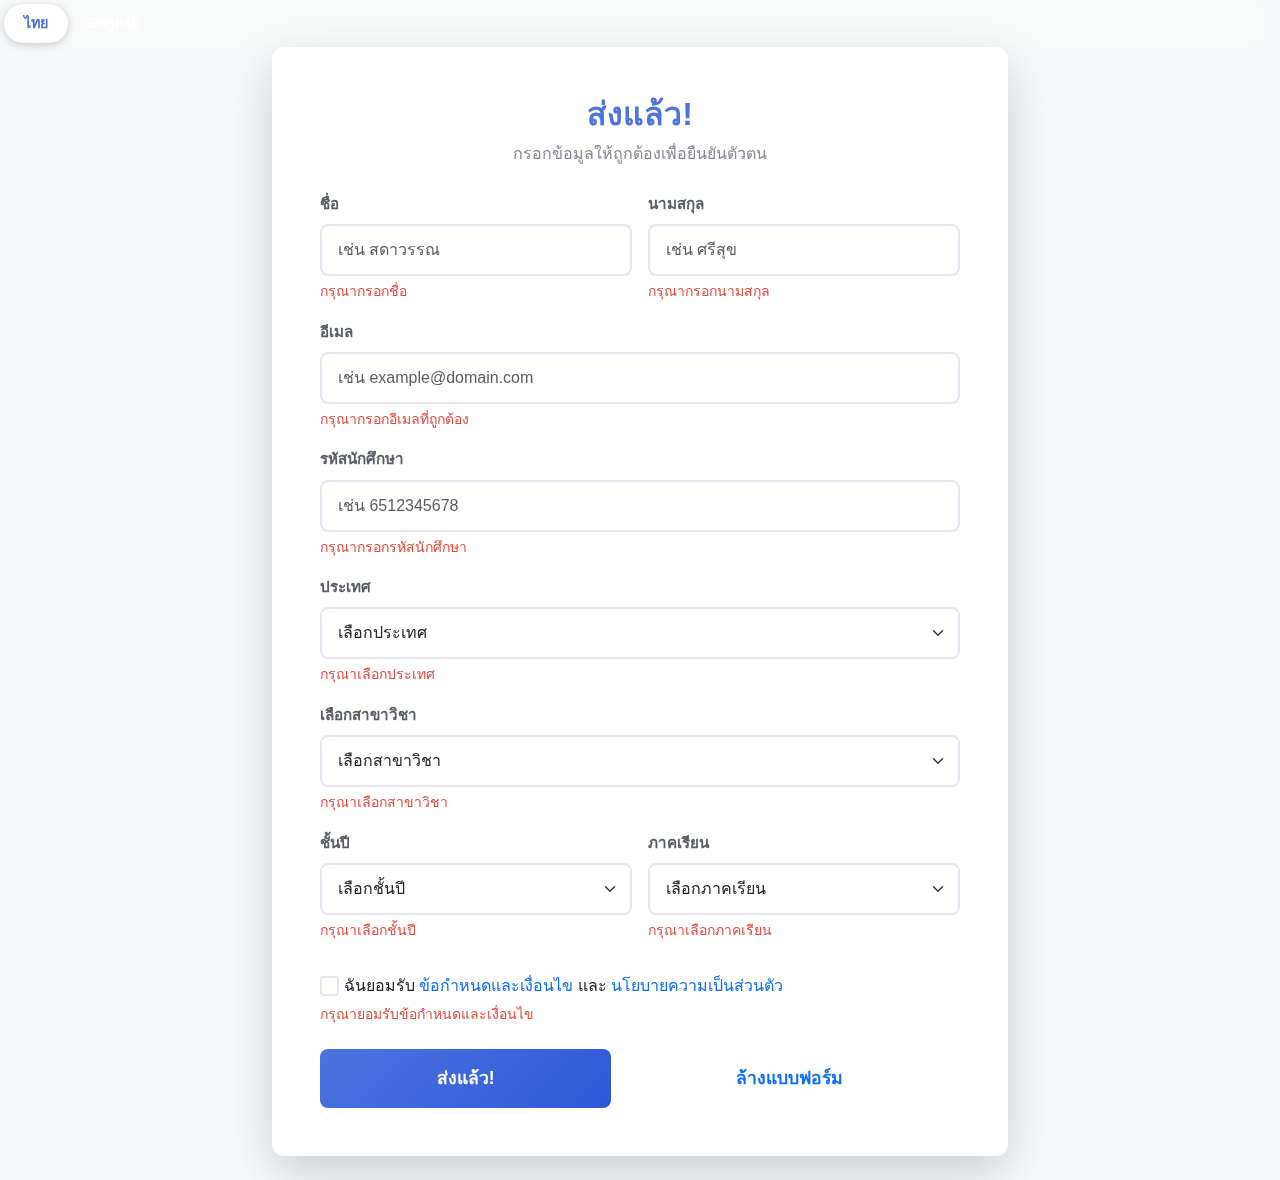
<file: index.html>
<!doctype html>
<html lang="th">
<head>
  <meta charset="utf-8" />
  <meta name="viewport" content="width=device-width,initial-scale=1" />
  <title>Registration Form - แบบฟอร์มสมัครสมาชิก</title>
  <!-- Bootstrap CSS -->
  <link href="https://cdn.jsdelivr.net/npm/bootstrap@5.3.2/dist/css/bootstrap.min.css" rel="stylesheet">
  <link rel="stylesheet" href="style.css">
</head>
<body class="bg-light">
  <div class="language-switcher">
    <button id="lang-th" class="lang-btn active" data-lang="th">ไทย</button>
    <button id="lang-en" class="lang-btn" data-lang="en">English</button>
  </div>

  <div class="container">
    <div class="row justify-content-center">
      <div class="col-12 col-lg-10 col-xl-8">
        <div class="card shadow-lg border-0">
          <div class="card-body p-4 p-md-5">
            <div class="text-center mb-4">
              <h2 class="fw-bold text-primary mb-2" data-i18n="form_title">สมัครสมาชิก</h2>
              <p class="text-muted" data-i18n="form_subtitle">กรอกข้อมูลให้ถูกต้องเพื่อยืนยันตัวตน</p>
            </div>

            <form id="signupForm" novalidate>
              <div class="row g-3">
                <!-- First Name & Last Name -->
                <div class="col-md-6">
                  <label for="fname" class="form-label fw-semibold" data-i18n="first_name">ชื่อ</label>
                  <input id="fname" name="firstname" type="text" class="form-control form-control-lg" 
                         data-i18n-placeholder="first_name_placeholder" required>
                  <div class="field-error text-danger small mt-1" id="fname-error" data-i18n="first_name_error">กรุณากรอกชื่อ</div>
                </div>
                <div class="col-md-6">
                  <label for="lname" class="form-label fw-semibold" data-i18n="last_name">นามสกุล</label>
                  <input id="lname" name="lastname" type="text" class="form-control form-control-lg" 
                         data-i18n-placeholder="last_name_placeholder" required>
                  <div class="field-error text-danger small mt-1" id="lname-error" data-i18n="last_name_error">กรุณากรอกนามสกุล</div>
                </div>

                <!-- Email -->
                <div class="col-12">
                  <label for="email" class="form-label fw-semibold" data-i18n="email">อีเมล</label>
                  <input id="email" name="email" type="email" class="form-control form-control-lg" 
                         data-i18n-placeholder="email_placeholder" required>
                  <div class="field-error text-danger small mt-1" id="email-error" data-i18n="email_error">กรุณากรอกอีเมลที่ถูกต้อง</div>
                </div>

                <!-- Student ID -->
                <div class="col-12">
                  <label for="studentId" class="form-label fw-semibold" data-i18n="student_id">รหัสนักศึกษา</label>
                  <input id="studentId" name="studentId" type="text" class="form-control form-control-lg" 
                         data-i18n-placeholder="student_id_placeholder" required>
                  <div class="field-error text-danger small mt-1" id="studentId-error" data-i18n="student_id_error">กรุณากรอกรหัสนักศึกษา</div>
                </div>

                <!-- Country -->
                <div class="col-12">
                  <label for="country" class="form-label fw-semibold" data-i18n="country">ประเทศ</label>
                  <select id="country" name="country" class="form-select form-select-lg" required>
                    <option value="" data-i18n="select_country">เลือกประเทศ</option>
                    <option value="thailand" data-i18n="thailand">ไทย</option>
                    <option value="myanmar" data-i18n="myanmar">เมียนมา</option>
                    <option value="other" data-i18n="other">อื่นๆ</option>
                  </select>
                  <div class="field-error text-danger small mt-1" id="country-error" data-i18n="country_error">กรุณาเลือกประเทศ</div>
                </div>

                <!-- Track -->
                <div class="col-12">
                  <label for="track" class="form-label fw-semibold" data-i18n="track_label">เลือกสาขาวิชา</label>
                  <select id="track" name="track" class="form-select form-select-lg" required>
                    <option value="" data-i18n="select_track">เลือกสาขาวิชา</option>
                    <option value="software" data-i18n="track_software">วิศวกรรมซอฟต์แวร์</option>
                    <option value="data" data-i18n="track_data">วิทยาศาสตร์ข้อมูล</option>
                    <option value="network" data-i18n="track_network">เครือข่ายและความปลอดภัย</option>
                  </select>
                  <div class="field-error text-danger small mt-1" id="track-error" data-i18n="track_error">กรุณาเลือกสาขาวิชา</div>
                </div>

                <!-- Year & Term -->
                <div class="col-md-6">
                  <label for="year" class="form-label fw-semibold" data-i18n="year_label">ชั้นปี</label>
                  <select id="year" name="year" class="form-select form-select-lg" required>
                    <option value="" data-i18n="select_year">เลือกชั้นปี</option>
                    <option value="1" data-i18n="year1">ปี 1</option>
                    <option value="2" data-i18n="year2">ปี 2</option>
                    <option value="3" data-i18n="year3">ปี 3</option>
                    <option value="4" data-i18n="year4">ปี 4</option>
                  </select>
                  <div class="field-error text-danger small mt-1" id="year-error" data-i18n="year_error">กรุณาเลือกชั้นปี</div>
                </div>
                <div class="col-md-6">
                  <label for="term" class="form-label fw-semibold" data-i18n="term_label">ภาคเรียน</label>
                  <select id="term" name="term" class="form-select form-select-lg" required>
                    <option value="" data-i18n="select_term">เลือกภาคเรียน</option>
                    <option value="1" data-i18n="term1">ภาคเรียนที่ 1</option>
                    <option value="2" data-i18n="term2">ภาคเรียนที่ 2</option>
                    <option value="3" data-i18n="term3">ภาคเรียนที่ 3</option>
                  </select>
                  <div class="field-error text-danger small mt-1" id="term-error" data-i18n="term_error">กรุณาเลือกภาคเรียน</div>
                </div>

                <!-- Agreement -->
                <div class="col-12">
                  <div class="form-check mt-3">
                    <input class="form-check-input" type="checkbox" id="agree" name="agree" required>
                    <label class="form-check-label" for="agree">
                      <span data-i18n="agree_text">ฉันยอมรับ</span> 
                      <a href="#" class="text-decoration-none" id="terms-link" data-i18n="terms_link">ข้อกำหนดและเงื่อนไข</a> 
                      <span data-i18n="and_text">และ</span> 
                      <a href="#" class="text-decoration-none" id="privacy-link" data-i18n="privacy_link">นโยบายความเป็นส่วนตัว</a>
                    </label>
                  </div>
                  <div class="field-error text-danger small mt-1" id="agree-error" data-i18n="agree_error">กรุณายอมรับข้อกำหนดและเงื่อนไข</div>
                </div>

                <!-- Buttons -->
                <div class="col-12 mt-4">
                  <div class="d-grid gap-2 d-md-flex">
                    <button type="submit" class="btn btn-primary btn-lg flex-fill" id="submitBtn" data-i18n="submit_btn">
                      สมัครสมาชิก
                    </button>
                    <button type="button" class="btn btn-outline-primary btn-lg flex-fill" id="resetBtn" data-i18n="reset_btn">
                      ล้างแบบฟอร์ม
                    </button>
                  </div>
                </div>
              </div>
            </form>

            <!-- Success Message -->
            <div class="alert alert-success mt-4 text-center" id="successMessage" style="display: none;">
              <h4 class="alert-heading" data-i18n="success_title">สมัครสมาชิกสำเร็จ!</h4>
              <p class="mb-2" data-i18n="success_message">เราได้ส่งอีเมลยืนยันไปยังที่อยู่อีเมลของคุณแล้ว กรุณาตรวจสอบอีเมลเพื่อยืนยันบัญชี</p>
            </div>
          </div>
        </div>
      </div>
    </div>
  </div>

  <!-- Bootstrap JS -->
  <script src="https://cdn.jsdelivr.net/npm/bootstrap@5.3.2/dist/js/bootstrap.bundle.min.js"></script>
  <script src="script.js"></script>
</body>
</html>
</file>
<file: style.css>
/* style.css - Complete Version */

:root {
  --primary: #4e73df;
  --primary-dark: #2e59d9;
  --primary-light: #e8f1ff;
  --secondary: #6c757d;
  --success: #1cc88a;
  --success-dark: #17a673;
  --info: #36b9cc;
  --warning: #f6c23e;
  --danger: #e74a3b;
  --light: #f8f9fc;
  --dark: #5a5c69;
  --gray: #858796;
  --border: #e3e6f0;
  --shadow: 0 0.15rem 1.75rem 0 rgba(58, 59, 69, 0.15);
  --shadow-sm: 0 0.125rem 0.25rem rgba(0, 0, 0, 0.075);
}

/* Base Styles */
* {
  margin: 0;
  padding: 0;
  box-sizing: border-box;
}

body {
  background-color: #f8f9fc;
  font-family: 'Segoe UI', 'Nunito', 'Sukhumvit Set', 'Kanit', sans-serif;
  line-height: 1.6;
  color: var(--dark);
  min-height: 100vh;
  display: flex;
  flex-direction: column;
}

/* Main Content */
main {
  flex: 1;
  padding: 2rem 0;
}

/* Navigation */
.navbar {
  padding: 1rem 0;
  box-shadow: 0 2px 10px rgba(0,0,0,0.1);
  background: linear-gradient(135deg, var(--primary) 0%, var(--primary-dark) 100%) !important;
}

.navbar-brand {
  font-size: 1.3rem;
  font-weight: 700;
  color: white !important;
}

.navbar-brand:hover {
  color: rgba(255,255,255,0.9) !important;
}

/* Language Switcher */
.language-switcher {
  display: flex;
  background: rgba(255,255,255,0.15);
  padding: 0.25rem;
  border-radius: 50px;
  backdrop-filter: blur(10px);
  margin-right: 1rem;
}

.lang-btn {
  padding: 0.5rem 1.25rem;
  border: none;
  background: transparent;
  border-radius: 25px;
  cursor: pointer;
  font-size: 0.9rem;
  font-weight: 600;
  transition: all 0.3s ease;
  color: rgba(255,255,255,0.9);
}

.lang-btn.active {
  background: white;
  color: var(--primary);
  box-shadow: 0 2px 8px rgba(0,0,0,0.2);
}

.lang-btn:hover:not(.active) {
  background: rgba(255,255,255,0.1);
  color: white;
  transform: translateY(-1px);
}

/* User Dropdown */
.user-dropdown .btn {
  background: rgba(255,255,255,0.9) !important;
  border: none;
  border-radius: 25px;
  padding: 0.5rem 1rem;
  font-weight: 600;
  color: var(--dark) !important;
  transition: all 0.3s ease;
}

.user-dropdown .btn:hover {
  background: white !important;
  transform: translateY(-1px);
  box-shadow: 0 4px 12px rgba(0,0,0,0.15);
}

.avatar-sm {
  width: 32px;
  height: 32px;
  background: var(--primary);
  color: white;
  border-radius: 50%;
  display: flex;
  align-items: center;
  justify-content: center;
  font-size: 0.9rem;
  margin-right: 0.5rem;
}

.dropdown-menu {
  border: none;
  border-radius: 0.75rem;
  box-shadow: var(--shadow);
  padding: 0.5rem 0;
  margin-top: 0.5rem;
}

.dropdown-item {
  padding: 0.75rem 1.5rem;
  font-weight: 500;
  color: var(--dark);
  transition: all 0.2s ease;
  display: flex;
  align-items: center;
}

.dropdown-item:hover {
  background: var(--primary-light);
  color: var(--primary);
  transform: translateX(5px);
}

.dropdown-item i {
  width: 20px;
  margin-right: 0.75rem;
  color: var(--primary);
}

/* Cards */
.card {
  border: none;
  border-radius: 0.75rem;
  box-shadow: var(--shadow-sm);
  transition: all 0.3s ease;
  margin-bottom: 1.5rem;
}

.card:hover {
  transform: translateY(-3px);
  box-shadow: var(--shadow);
}

.card-header {
  background: white;
  border-bottom: 1px solid var(--border);
  padding: 1.25rem 1.5rem;
  border-radius: 0.75rem 0.75rem 0 0 !important;
}

.card-header.bg-primary {
  background: linear-gradient(135deg, var(--primary) 0%, var(--primary-dark) 100%) !important;
  border: none;
}

.card-title {
  font-weight: 700;
  color: var(--dark);
  margin-bottom: 0;
}

.card-body {
  padding: 1.5rem;
}

/* Statistics Cards */
.stat-card {
  background: white;
  border-left: 4px solid var(--primary);
  transition: all 0.3s ease;
  height: 100%;
}

.stat-card:hover {
  transform: translateY(-5px);
  box-shadow: var(--shadow);
}

.stat-card.border-success { border-left-color: var(--success) !important; }
.stat-card.border-info { border-left-color: var(--info) !important; }
.stat-card.border-warning { border-left-color: var(--warning) !important; }

.stat-icon {
  font-size: 2.5rem;
  opacity: 0.7;
  margin-bottom: 1rem;
}

.stat-number {
  font-size: 2rem;
  font-weight: 700;
  margin-bottom: 0.5rem;
}

.stat-label {
  color: var(--gray);
  font-weight: 600;
  font-size: 0.9rem;
  text-transform: uppercase;
  letter-spacing: 0.5px;
}

/* Progress Bar — Solid Blue */
#progressBar,
.progress-bar-solid {
  background-color: #0d6efd !important;   /* Bootstrap primary blue */
  background-image: none !important;
  box-shadow: none !important;
}

/* Remove any overlays */
#progressBar::before,
.progress-bar-solid::before {
  content: none !important;
  background-image: none !important;
  display: none !important;
}

/* Prevent Bootstrap bg-* from overriding your color */
#progressBar.bg-success,
#progressBar.bg-warning,
#progressBar.bg-danger,
#progressBar.bg-info,
#progressBar.bg-primary {
  background-color: #0d6efd !important;
  background-image: none !important;
  box-shadow: none !important;
}

/* Charts */
.chart-container {
  position: relative;
  height: 300px;
  width: 100%;
}

/* Tables */
.table {
  margin-bottom: 0;
}

.table th {
  border-top: none;
  font-weight: 700;
  color: var(--dark);
  font-size: 0.9rem;
  background-color: #f8f9fc;
  padding: 1rem 1.25rem;
  text-transform: uppercase;
  letter-spacing: 0.5px;
  border-bottom: 2px solid var(--border);
}

.table td {
  vertical-align: middle;
  padding: 1rem 1.25rem;
  border-color: var(--border);
  font-weight: 500;
}

.table-hover tbody tr:hover {
  background-color: var(--primary-light);
  transform: scale(1.01);
  transition: all 0.2s ease;
}

/* Course Cards - Updated for better layout */
.course-card {
  background: white;
  border: 1px solid var(--border);
  border-radius: 0.75rem;
  padding: 1.25rem;
  transition: all 0.3s ease;
  height: 100%;
  position: relative;
}

.course-card:hover {
  transform: translateY(-3px);
  box-shadow: var(--shadow);
  border-color: var(--primary);
}

.course-card.completed {
  background: linear-gradient(135deg, #f0f9f4 0%, #ffffff 100%);
  border-color: var(--success);
}

.course-code {
  font-weight: 700;
  color: var(--primary);
  font-size: 1.1rem;
  margin-bottom: 0.25rem;
}

.course-name {
  color: var(--dark);
  font-weight: 500;
  margin-bottom: 0.5rem;
  line-height: 1.4;
}

.course-meta {
  display: flex;
  justify-content: space-between;
  align-items: center;
  margin-top: 1rem;
}

.course-credits {
  background: var(--primary-light);
  color: var(--primary);
  padding: 0.25rem 0.75rem;
  border-radius: 15px;
  font-size: 0.8rem;
  font-weight: 700;
}

.course-year {
  color: var(--gray);
  font-size: 0.8rem;
  font-weight: 500;
}

/* Specialization Tracks Layout */
.track-card {
  border: 2px solid;
  border-radius: 0.75rem;
  transition: all 0.3s ease;
  margin-bottom: 1.5rem;
}

.track-card:hover {
  transform: translateY(-3px);
  box-shadow: var(--shadow);
}

.track-card .card-header {
  border-bottom: 2px solid;
  border-radius: 0.75rem 0.75rem 0 0 !important;
}

.track-card.border-primary {
  border-color: var(--primary) !important;
}

.track-card.border-primary .card-header {
  border-color: var(--primary) !important;
}

.track-card.border-info {
  border-color: var(--info) !important;
}

.track-card.border-info .card-header {
  border-color: var(--info) !important;
}

.track-card.border-success {
  border-color: var(--success) !important;
}

.track-card.border-success .card-header {
  border-color: var(--success) !important;
}

.track-card.border-danger {
  border-color: var(--danger) !important;
}

.track-card.border-danger .card-header {
  border-color: var(--danger) !important;
}

/* Section Descriptions */
.section-description {
  background: linear-gradient(135deg, #f8f9fc 0%, #ffffff 100%);
  border: 1px solid var(--border);
  border-radius: 0.75rem;
  padding: 1.5rem;
  margin-bottom: 1.5rem;
  border-left: 4px solid var(--primary);
}

.section-description p {
  margin-bottom: 0.75rem;
  line-height: 1.6;
}

.section-description p:last-child {
  margin-bottom: 0;
}

.section-description strong {
  color: var(--primary);
}

/* Track Description */
.track-description {
  background: linear-gradient(135deg, #f0f8ff 0%, #ffffff 100%);
  border: 1px solid var(--info);
  border-radius: 0.75rem;
  padding: 1.25rem;
  margin-bottom: 1rem;
  border-left: 4px solid var(--info);
}

.track-description p {
  margin-bottom: 0.5rem;
  font-size: 0.9rem;
  line-height: 1.5;
}

.track-description p:last-child {
  margin-bottom: 0;
}

/* Form Controls */
.form-control, .form-select {
  border: 2px solid var(--border);
  border-radius: 0.5rem;
  padding: 0.75rem 1rem;
  font-size: 1rem;
  transition: all 0.3s ease;
  font-weight: 500;
}

.form-control:focus, .form-select:focus {
  border-color: var(--primary);
  box-shadow: 0 0 0 0.2rem rgba(78, 115, 223, 0.25);
  transform: translateY(-1px);
}

.form-label {
  font-weight: 700;
  color: var(--dark);
  margin-bottom: 0.5rem;
  font-size: 0.95rem;
}

.form-text {
  font-size: 0.85rem;
  color: var(--gray);
}

/* Checkboxes */
.form-check-input {
  width: 1.2em;
  height: 1.2em;
  margin-top: 0.2em;
  border: 2px solid var(--border);
}

.form-check-input:checked {
  background-color: var(--success);
  border-color: var(--success);
}

.form-check-input:focus {
  border-color: var(--success);
  box-shadow: 0 0 0 0.2rem rgba(28, 200, 138, 0.25);
}

.form-check-label {
  cursor: pointer;
  width: 100%;
}

/* Buttons */
.btn {
  border-radius: 0.5rem;
  font-weight: 600;
  padding: 0.75rem 1.5rem;
  transition: all 0.3s ease;
  border: none;
  font-size: 0.95rem;
}

.btn-primary {
  background: linear-gradient(135deg, var(--primary) 0%, var(--primary-dark) 100%);
  color: white;
}

.btn-primary:hover {
  transform: translateY(-2px);
  box-shadow: 0 6px 20px rgba(78, 115, 223, 0.4);
}

.btn-success {
  background: linear-gradient(135deg, var(--success) 0%, var(--success-dark) 100%);
}

.btn-lg {
  padding: 1rem 2rem;
  font-size: 1.1rem;
}

.btn-sm {
  padding: 0.5rem 1rem;
  font-size: 0.85rem;
}

/* Loading Spinner */
.loading-spinner {
  position: fixed;
  top: 0;
  left: 0;
  width: 100%;
  height: 100%;
  background: rgba(255,255,255,0.98);
  z-index: 9999;
  display: flex;
  align-items: center;
  justify-content: center;
  backdrop-filter: blur(10px);
}

.spinner-content {
  text-align: center;
  background: white;
  padding: 3rem;
  border-radius: 1rem;
  box-shadow: var(--shadow);
}

.spinner-content h5 {
  margin-bottom: 0.5rem;
  color: var(--primary);
  font-weight: 700;
}

.spinner-content p {
  color: var(--gray);
  margin-bottom: 0;
}

/* Alert Messages */
.alert {
  border: none;
  border-radius: 0.75rem;
  padding: 1.25rem 1.5rem;
  font-weight: 500;
}

.alert-success {
  background: linear-gradient(135deg, #d1f2eb 0%, #a3e4d7 100%);
  color: #0f5132;
  border-left: 4px solid var(--success);
}

.alert-info {
  background: linear-gradient(135deg, #d1ecf1 0%, #a2d9f3 100%);
  color: #055160;
  border-left: 4px solid var(--info);
}

.alert-warning {
  background: linear-gradient(135deg, #fff3cd 0%, #ffeaa7 100%);
  color: #664d03;
  border-left: 4px solid var(--warning);
}

.alert-light {
  background: linear-gradient(135deg, #f8f9fc 0%, #ffffff 100%);
  color: var(--dark);
  border-left: 4px solid var(--primary);
}

/* Badges */
.badge {
  font-size: 0.75rem;
  font-weight: 700;
  padding: 0.5rem 0.75rem;
  border-radius: 0.5rem;
}

/* Section Headers */
.section-header {
  border-left: 4px solid var(--primary);
  padding-left: 1rem;
  margin: 2rem 0 1.5rem 0;
}

.section-header h5 {
  color: var(--dark);
  font-weight: 700;
  margin-bottom: 0.25rem;
}

.section-header p {
  color: var(--gray);
  margin-bottom: 0;
}

/* Avatar */
.avatar-lg {
  width: 120px;
  height: 120px;
  background: linear-gradient(135deg, var(--primary) 0%, var(--primary-dark) 100%);
  color: white;
  border-radius: 50%;
  display: flex;
  align-items: center;
  justify-content: center;
  font-size: 3rem;
  margin: 0 auto 1.5rem auto;
  box-shadow: var(--shadow);
}

/* Footer */
.footer {
  background: white;
  border-top: 1px solid var(--border);
  padding: 2rem 0;
  margin-top: 3rem;
}

/* Grid Layout Improvements */
.row.g-4 {
  margin-bottom: 1rem;
}

/* Track Courses Layout */
.track-courses-container {
  display: grid;
  grid-template-columns: repeat(auto-fit, minmax(300px, 1fr));
  gap: 1rem;
}

/* Course Status Indicators */
.course-status {
  display: inline-flex;
  align-items: center;
  font-size: 0.8rem;
  font-weight: 600;
  padding: 0.25rem 0.75rem;
  border-radius: 15px;
  margin-top: 0.5rem;
}

.course-status.completed {
  background: var(--success);
  color: white;
}

.course-status.in-progress {
  background: var(--warning);
  color: var(--dark);
}

.course-status.not-started {
  background: var(--light);
  color: var(--gray);
  border: 1px solid var(--border);
}

/* Progress Summary Cards */
.stat-item {
  text-align: center;
  padding: 1rem;
}

.stat-item h3 {
  font-size: 2.5rem;
  font-weight: 800;
  margin-bottom: 0.5rem;
}

.stat-item p {
  color: var(--gray);
  font-weight: 600;
  margin-bottom: 0;
}

/* Responsive Design */
@media (max-width: 768px) {
  .container {
    padding: 0 1rem;
  }
  
  .navbar-brand {
    font-size: 1.1rem;
  }
  
  .language-switcher {
    margin: 0.5rem 0;
  }
  
  .lang-btn {
    padding: 0.4rem 1rem;
    font-size: 0.8rem;
  }
  
  .card-body {
    padding: 1.25rem;
  }
  
  .stat-number {
    font-size: 1.75rem;
  }
  
  .chart-container {
    height: 250px;
  }
  
  .btn-lg {
    padding: 0.875rem 1.5rem;
    font-size: 1rem;
  }
  
  .course-card {
    margin-bottom: 1rem;
  }
  
  .track-card {
    margin-bottom: 1rem;
  }
  
  .section-description {
    padding: 1.25rem;
  }
  
  .stat-item h3 {
    font-size: 2rem;
  }
}

@media (max-width: 576px) {
  .course-card {
    padding: 1rem;
  }
  
  .table-responsive {
    font-size: 0.875rem;
  }
  
  .avatar-lg {
    width: 100px;
    height: 100px;
    font-size: 2.5rem;
  }
  
  .dropdown-item {
    padding: 0.625rem 1.25rem;
  }
  
  .section-description {
    padding: 1rem;
  }
  
  .stat-item {
    padding: 0.75rem;
  }
  
  .stat-item h3 {
    font-size: 1.75rem;
  }
  
  .track-courses-container {
    grid-template-columns: 1fr;
  }
}

/* Animation Classes */
.fade-in {
  animation: fadeIn 0.5s ease-in;
}

@keyframes fadeIn {
  from {
    opacity: 0;
    transform: translateY(20px);
  }
  to {
    opacity: 1;
    transform: translateY(0);
  }
}

.slide-in {
  animation: slideIn 0.6s ease-out;
}

@keyframes slideIn {
  from {
    opacity: 0;
    transform: translateX(-30px);
  }
  to {
    opacity: 1;
    transform: translateX(0);
  }
}

.bounce-in {
  animation: bounceIn 0.6s ease-out;
}

@keyframes bounceIn {
  0% {
    opacity: 0;
    transform: scale(0.3);
  }
  50% {
    opacity: 1;
    transform: scale(1.05);
  }
  70% {
    transform: scale(0.9);
  }
  100% {
    opacity: 1;
    transform: scale(1);
  }
}

/* Utility Classes */
.text-primary { color: var(--primary) !important; }
.text-success { color: var(--success) !important; }
.text-info { color: var(--info) !important; }
.text-warning { color: var(--warning) !important; }
.text-danger { color: var(--danger) !important; }
.text-dark { color: var(--dark) !important; }
.text-muted { color: var(--gray) !important; }

.bg-primary { background-color: var(--primary) !important; }
.bg-success { background-color: var(--success) !important; }
.bg-info { background-color: var(--info) !important; }
.bg-warning { background-color: var(--warning) !important; }
.bg-danger { background-color: var(--danger) !important; }

.border-primary { border-color: var(--primary) !important; }
.border-success { border-color: var(--success) !important; }
.border-info { border-color: var(--info) !important; }
.border-warning { border-color: var(--warning) !important; }
.border-danger { border-color: var(--danger) !important; }

.shadow-sm { box-shadow: var(--shadow-sm) !important; }
.shadow { box-shadow: var(--shadow) !important; }

/* Print Styles */
@media print {
  .navbar,
  .btn,
  .language-switcher,
  .loading-spinner {
    display: none !important;
  }
  
  .card {
    box-shadow: none !important;
    border: 1px solid #ddd !important;
  }
  
  body {
    background: white !important;
    color: black !important;
  }
}
</file>
